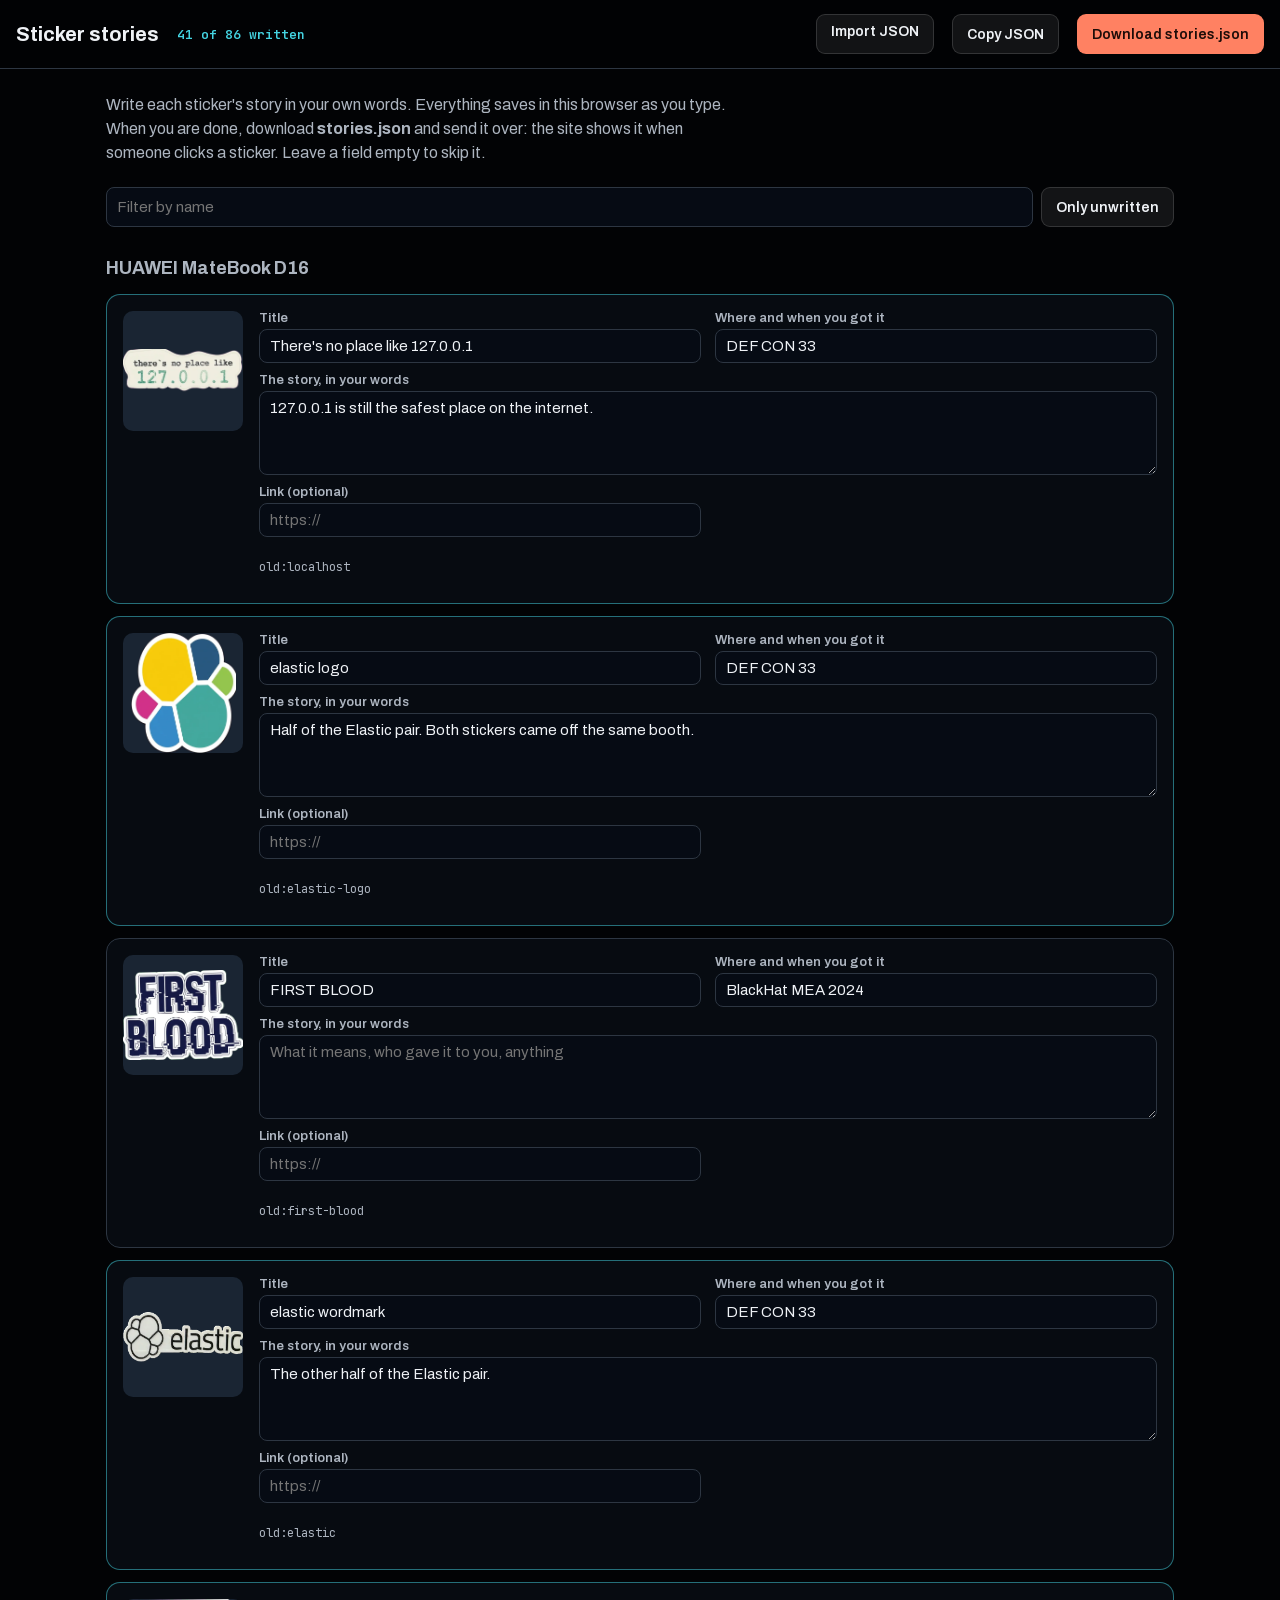
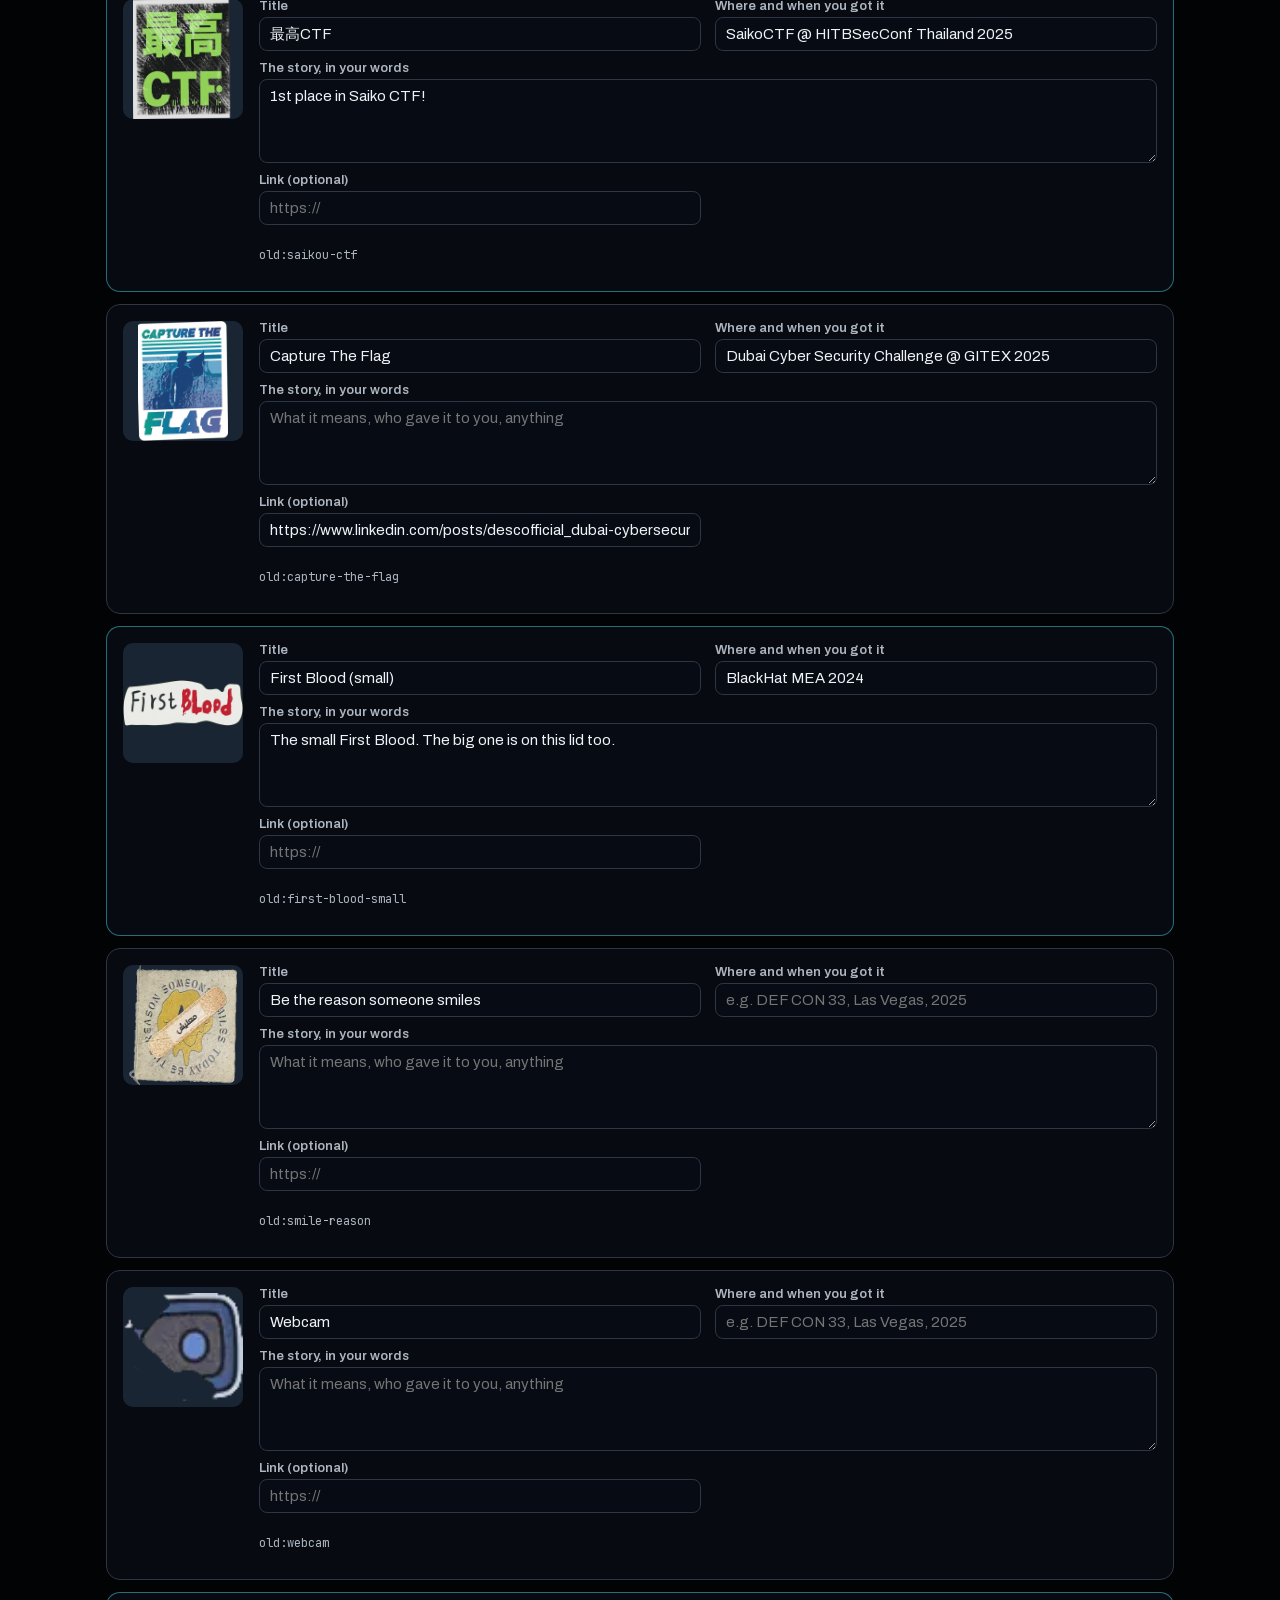
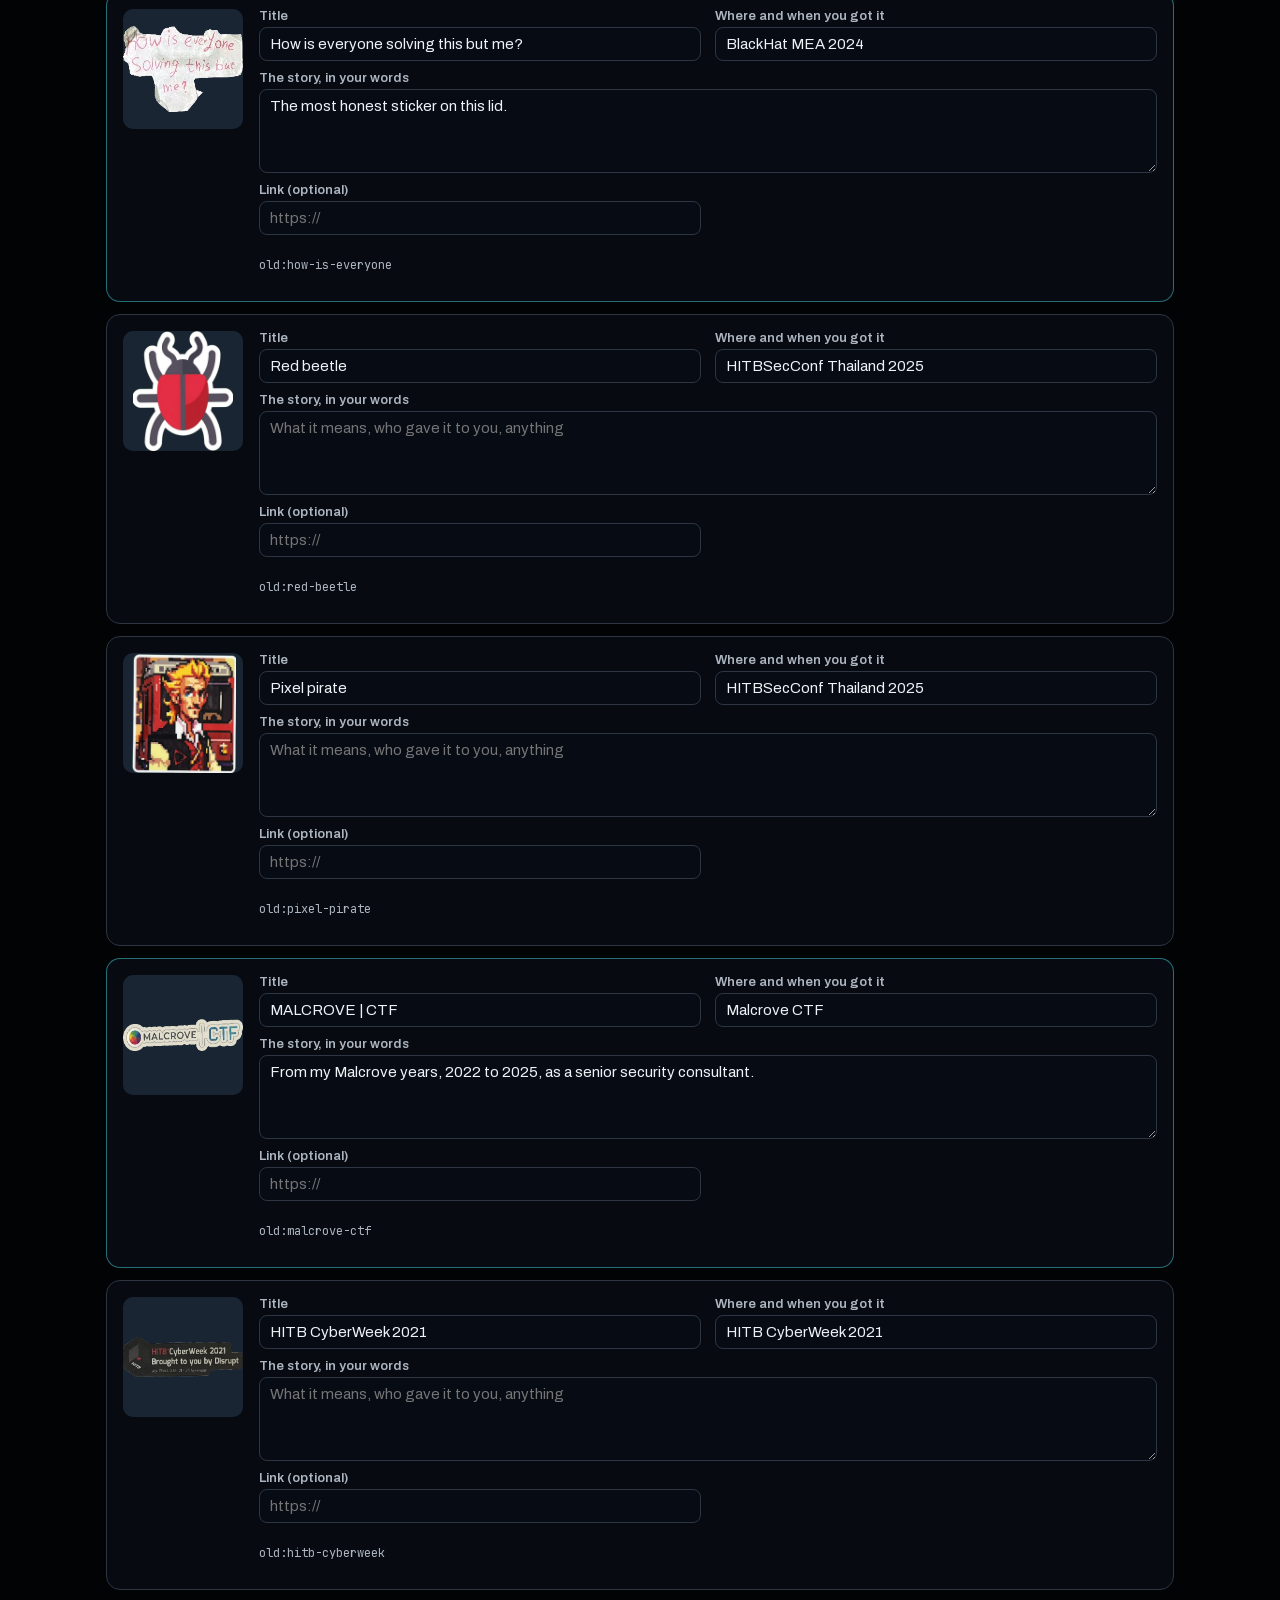
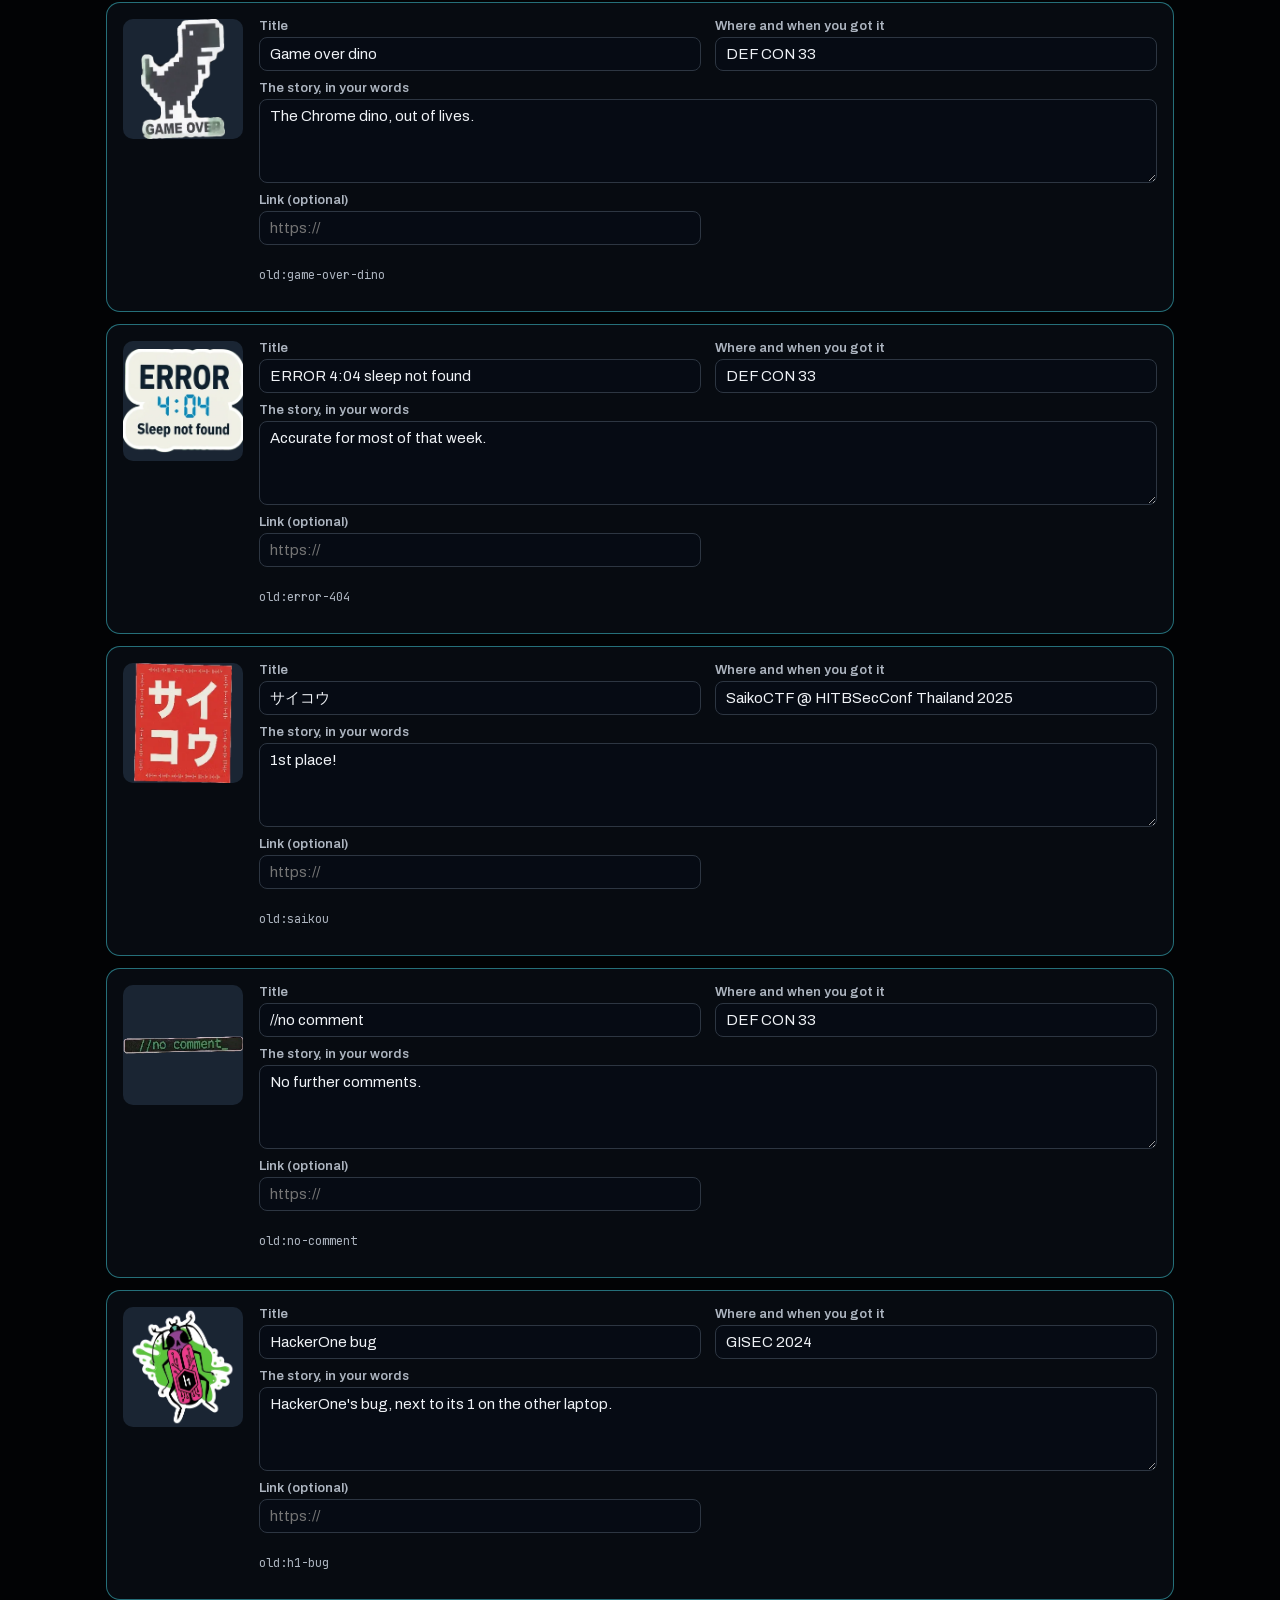
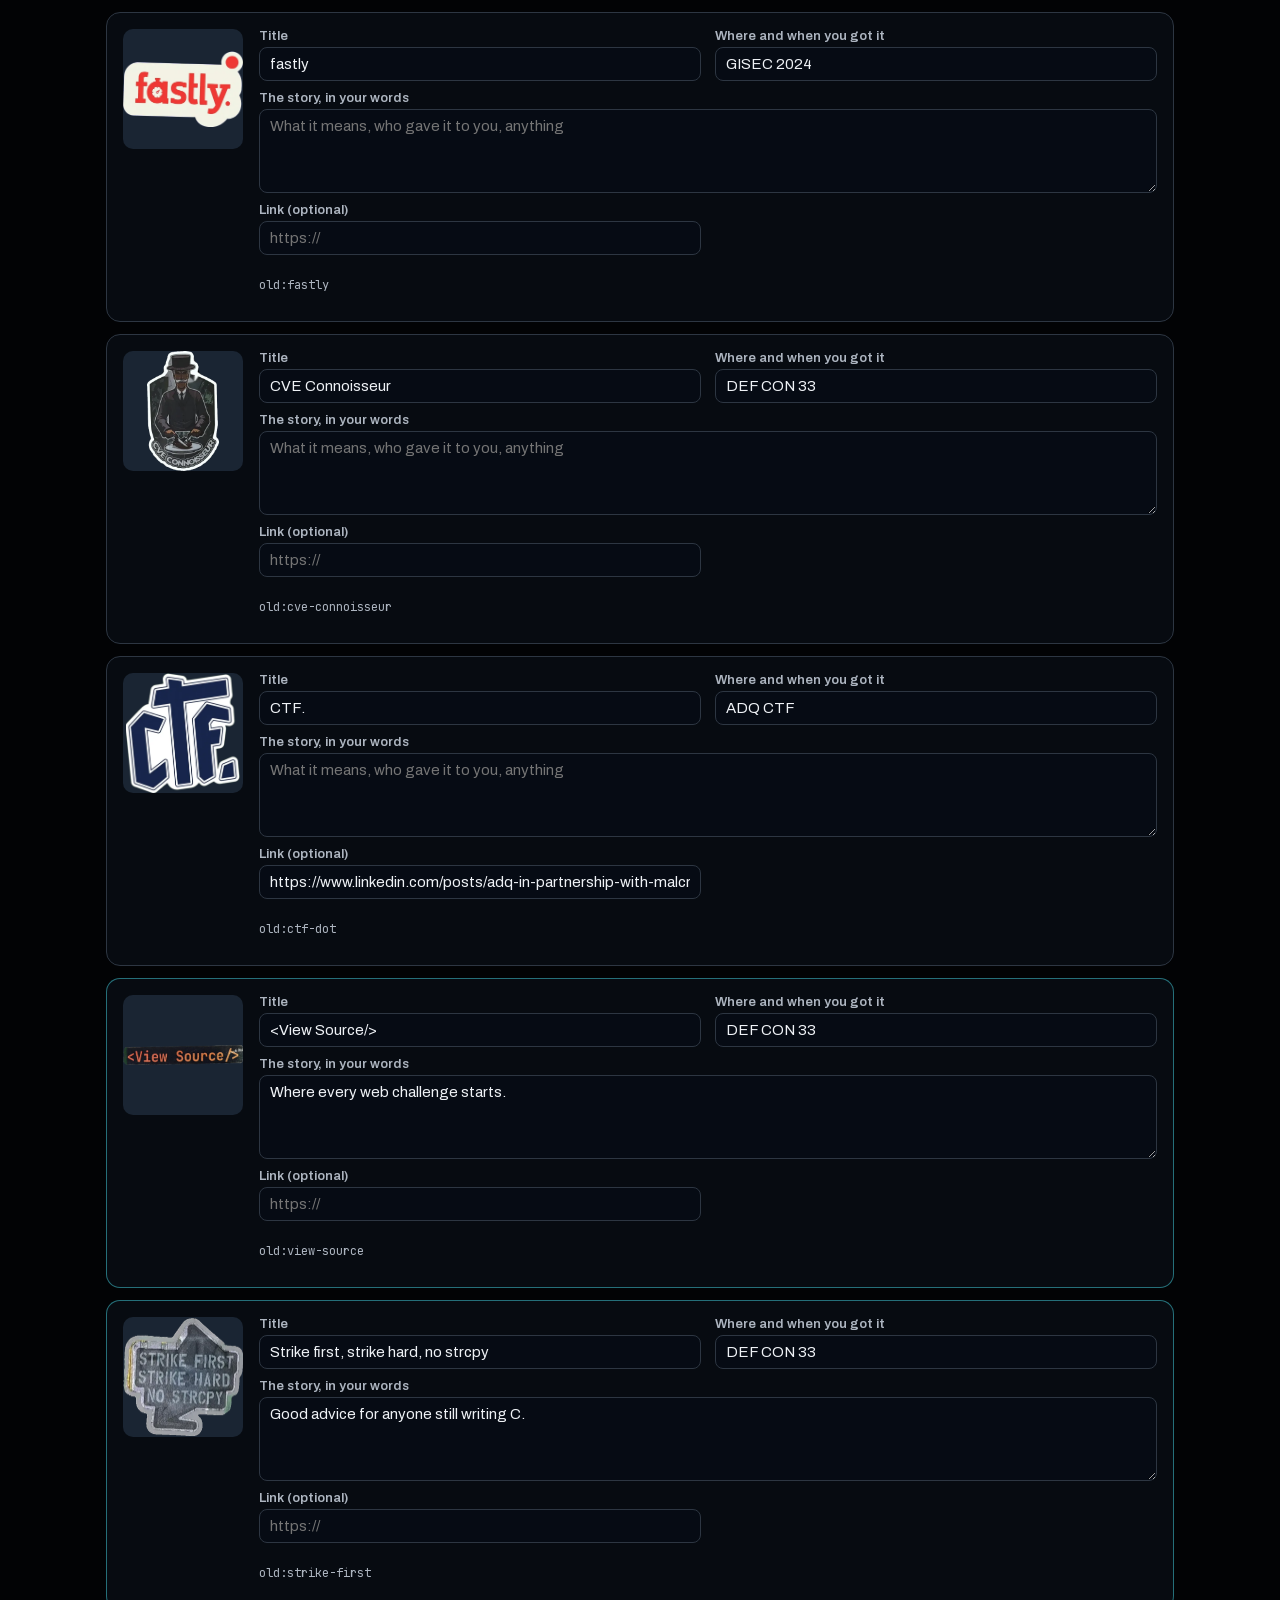
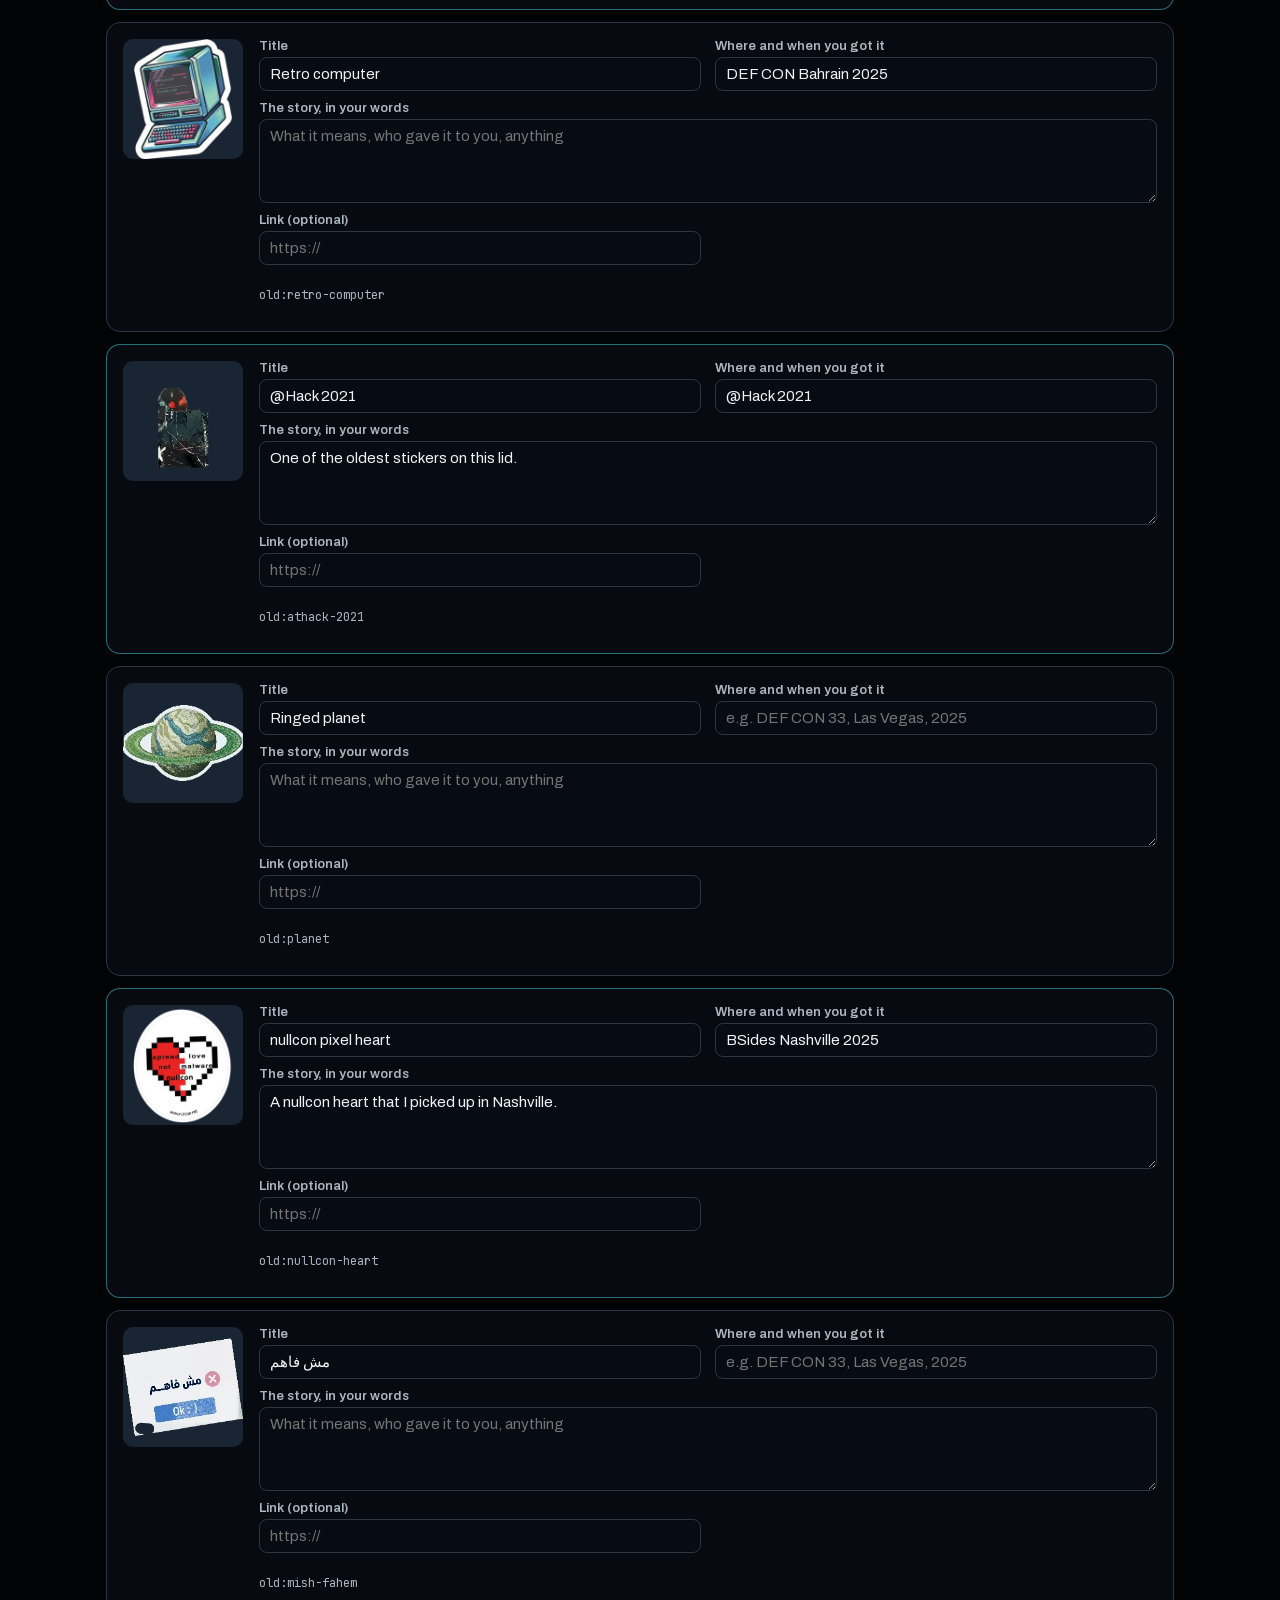
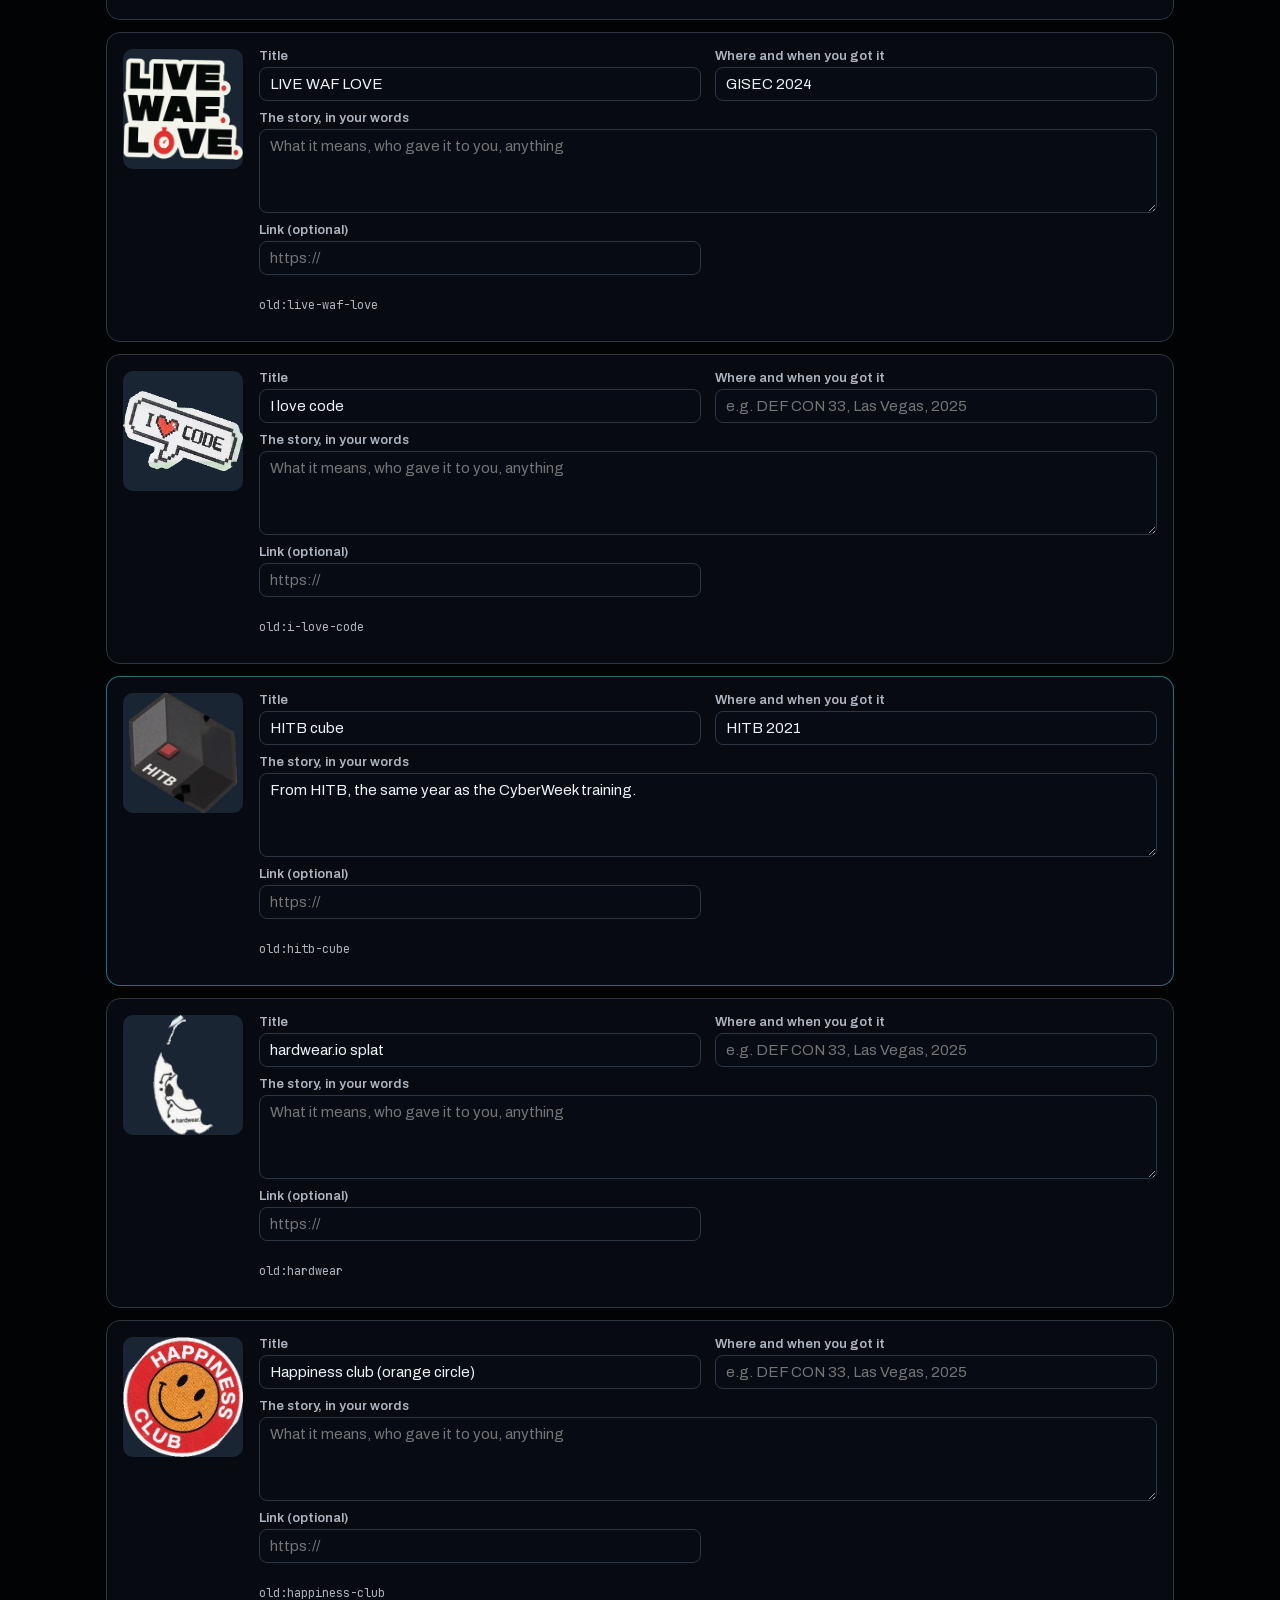
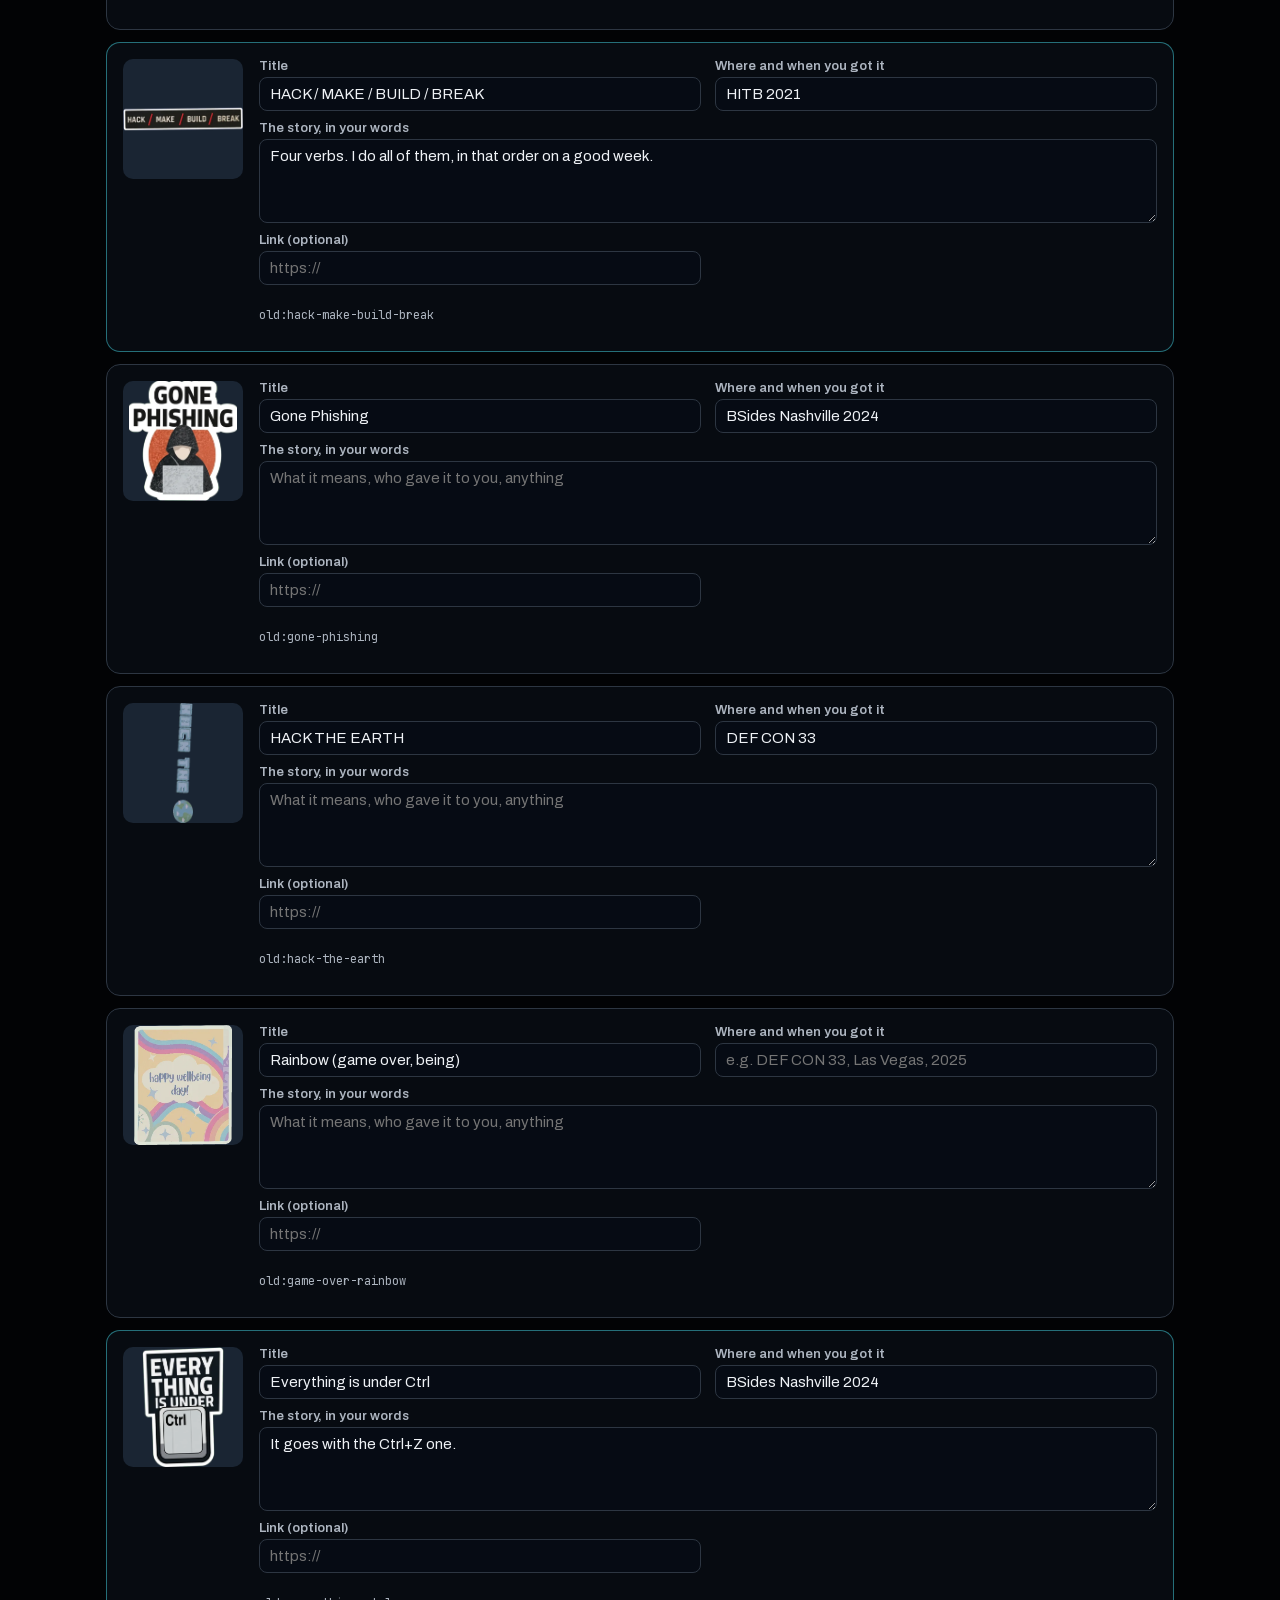
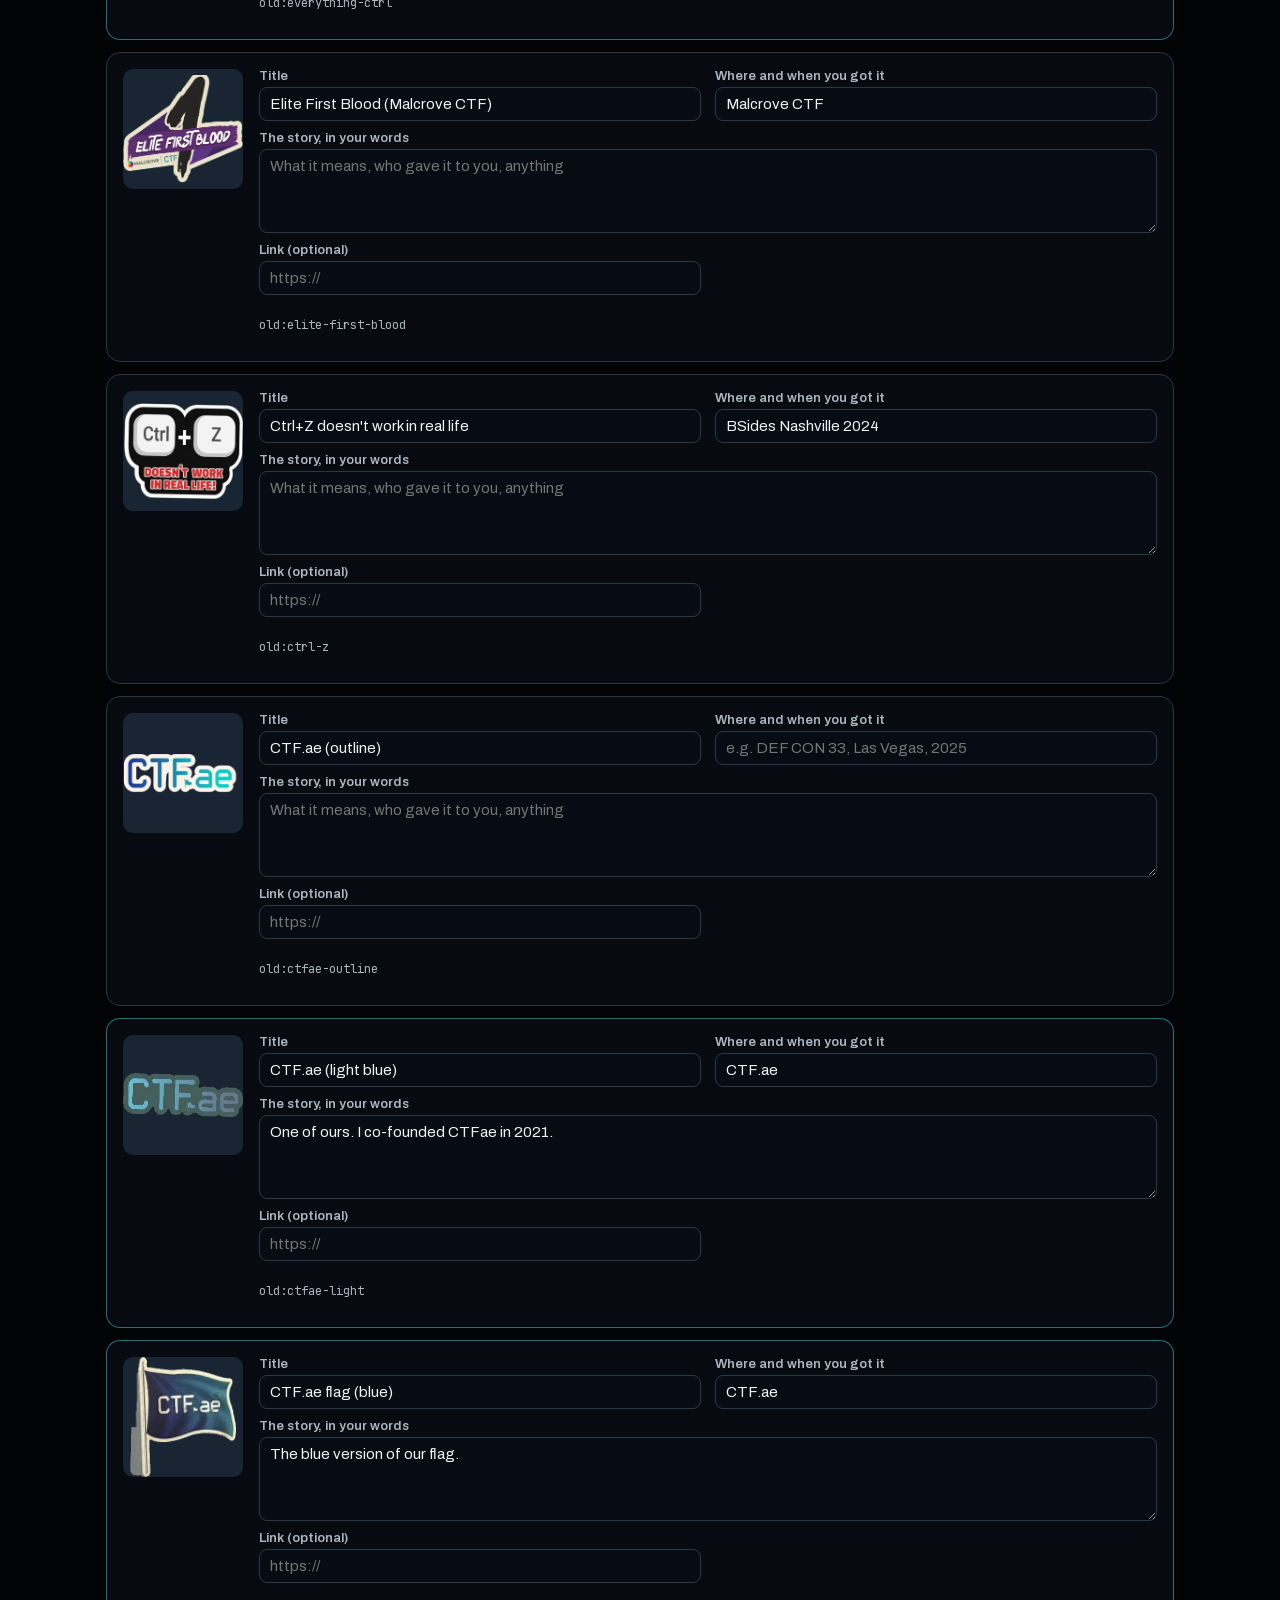
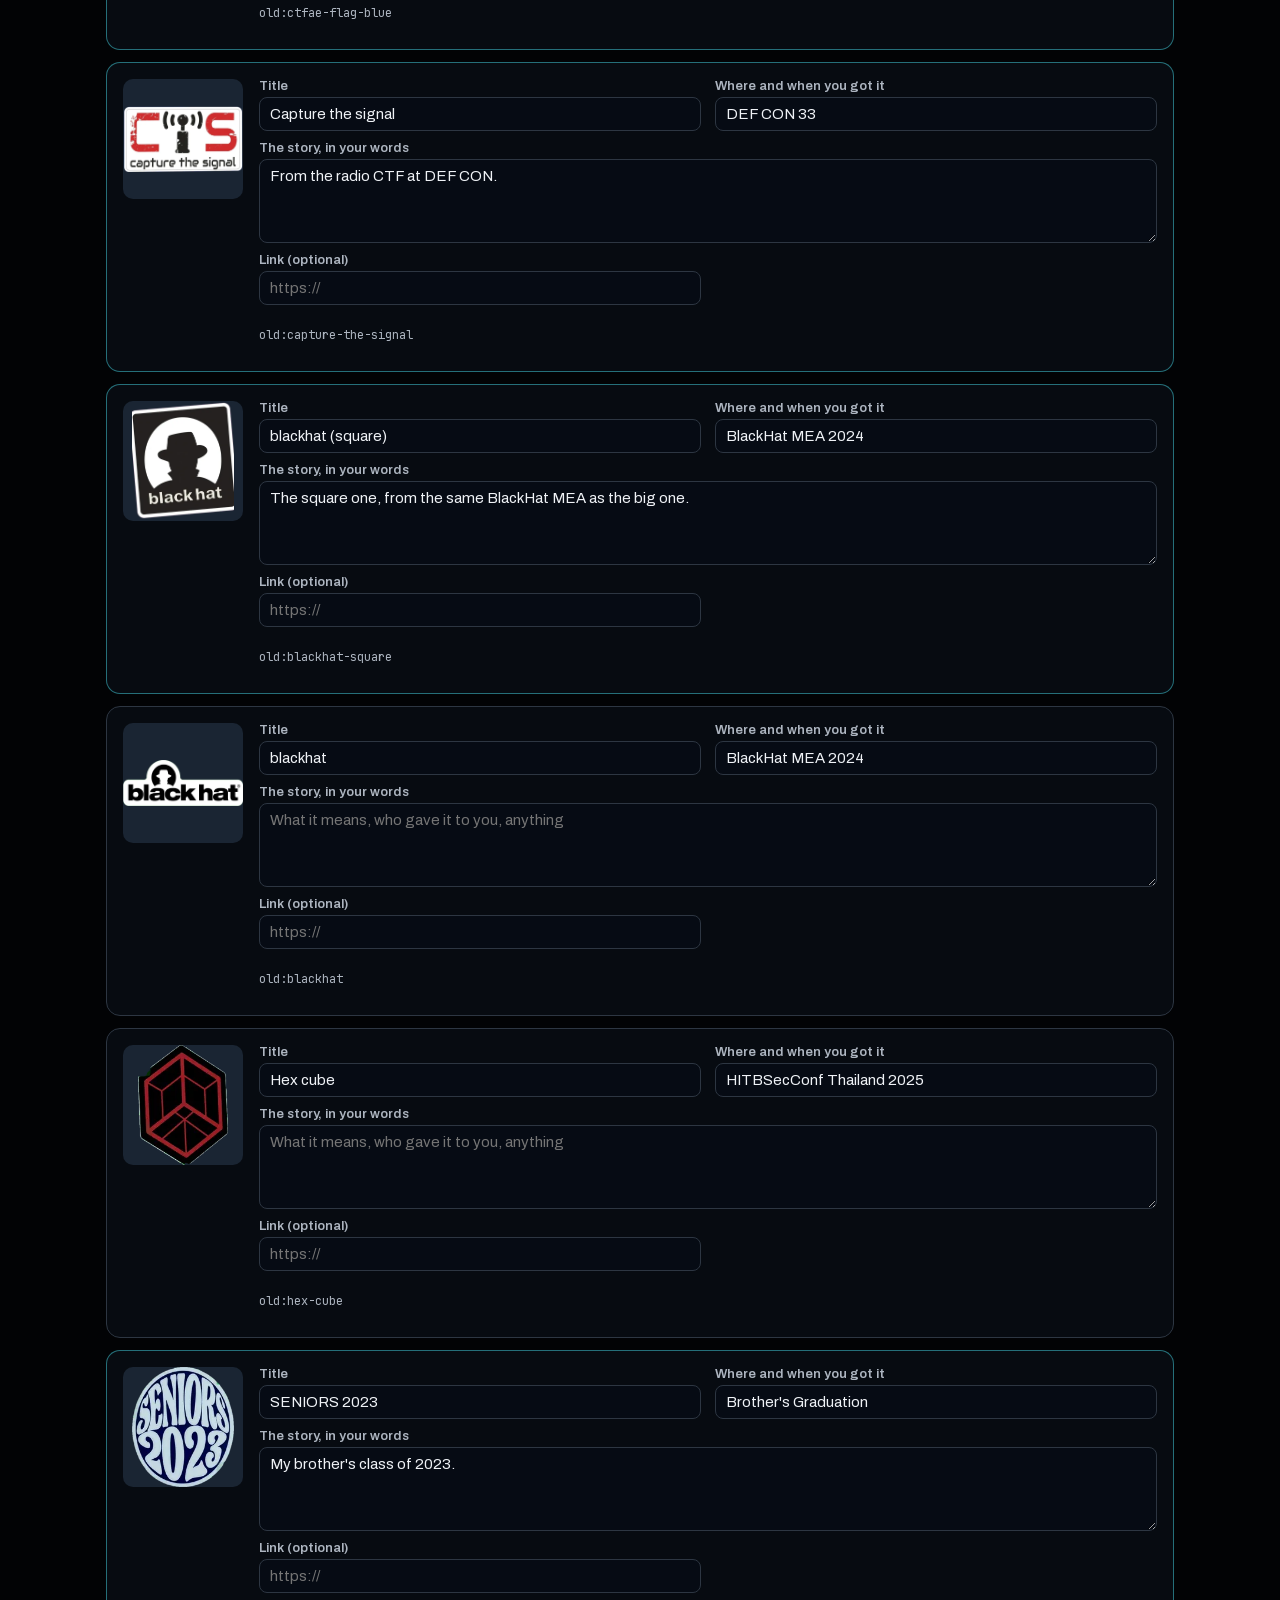
<file: stories.html>
<!doctype html>
<html lang="en">
<head>
<meta charset="utf-8">
<meta name="viewport" content="width=device-width, initial-scale=1">
<meta name="robots" content="noindex">
<meta name="color-scheme" content="dark">
<title>Sticker stories</title>
<link rel="preload" as="font" type="font/woff2" href="fonts/archivo-latin-ad60be.woff2" crossorigin>
<link rel="stylesheet" href="fonts.css">
<style>
:root { --bg: oklch(10% 0.008 257); --panel: oklch(15% 0.015 256); --ink: oklch(96% 0.006 255); --muted: oklch(77% 0.018 255); --line: oklch(33% 0.025 255); --eng: oklch(80% 0.12 205); --acc: oklch(74% 0.16 35); color-scheme: dark; }
* { box-sizing: border-box; }
body { margin: 0; background: var(--bg); color: var(--ink); font: 400 16px/1.5 Archivo, system-ui, sans-serif; }
header { position: sticky; top: 0; z-index: 2; background: oklch(10% 0.008 257 / 0.95); backdrop-filter: blur(10px); border-bottom: 1px solid var(--line); padding: 14px 16px; display: flex; flex-wrap: wrap; gap: 10px 18px; align-items: center; }
h1 { font-size: 20px; margin: 0; }
.count { font: 600 13px 'JetBrains Mono', monospace; color: var(--eng); }
header .sp { flex: 1; }
button, .file { font: 600 14px Archivo; color: var(--ink); background: oklch(100% 0 0 / 0.07); border: 1px solid oklch(100% 0 0 / 0.14); border-radius: 9px; padding: 9px 14px; min-height: 40px; cursor: pointer; }
button.primary { background: var(--acc); color: oklch(18% 0.03 35); border-color: transparent; }
.file input { position: absolute; width: 1px; height: 1px; opacity: 0; }
main { max-width: 1100px; margin: 0 auto; padding: 18px 16px 80px; }
.intro { color: var(--muted); max-width: 70ch; margin: 6px 0 22px; }
.filter { display: flex; gap: 8px; flex-wrap: wrap; margin-bottom: 18px; }
.filter input[type=search] { flex: 1; min-width: 200px; }
h2 { font-size: 18px; margin: 28px 0 12px; color: var(--muted); }
article { display: grid; grid-template-columns: 120px minmax(0, 1fr); gap: 16px; padding: 16px; background: var(--panel); border: 1px solid var(--line); border-radius: 14px; margin-bottom: 12px; }
article.done { border-color: oklch(80% 0.12 205 / 0.5); }
article img { width: 120px; height: 120px; object-fit: contain; background: oklch(26% 0.03 256); border-radius: 10px; }
.fields { display: grid; grid-template-columns: 1fr 1fr; gap: 10px 14px; }
.fields .wide { grid-column: 1 / -1; }
label { display: grid; gap: 4px; font: 600 13px Archivo; color: var(--muted); }
input, textarea { font: 400 15px Archivo; color: var(--ink); background: oklch(15% 0.02 258); border: 1px solid var(--line); border-radius: 8px; padding: 8px 10px; width: 100%; }
textarea { min-height: 84px; resize: vertical; }
input:focus-visible, textarea:focus-visible, button:focus-visible { outline: 2px solid var(--eng); outline-offset: 2px; }
.id { font: 400 12px 'JetBrains Mono', monospace; color: var(--muted); }
@media (max-width: 640px) { article { grid-template-columns: 1fr; } article img { width: 96px; height: 96px; } .fields { grid-template-columns: 1fr; } }
</style>
</head>
<body>
<header>
  <h1>Sticker stories</h1><span class="count" aria-live="polite"></span><span class="sp"></span>
  <label class="file">Import JSON<input type="file" accept="application/json,.json"></label>
  <button type="button" class="copy">Copy JSON</button>
  <button type="button" class="primary dl">Download stories.json</button>
</header>
<main>
  <p class="intro">Write each sticker's story in your own words. Everything saves in this browser as you type. When you are done, download <b>stories.json</b> and send it over: the site shows it when someone clicks a sticker. Leave a field empty to skip it.</p>
  <div class="filter"><input type="search" placeholder="Filter by name" aria-label="Filter stickers by name"><button type="button" class="todo" aria-pressed="false">Only unwritten</button></div>
  <div class="list"></div>
</main>
<script type="module">
const KEY = 'sticker-stories-v1', LAPTOP = { old: 'HUAWEI MateBook D16', new: 'MacBook Pro 16' };
const all = await (await fetch('stickers.json')).json();
let data = {}; try { data = JSON.parse(localStorage.getItem(KEY) || '{}'); } catch {}
if (!Object.keys(data).length) data = await fetch('stories.json').then((r) => r.json()).catch(() => ({}));
const list = document.querySelector('.list'), count = document.querySelector('.count'), total = all.old.stickers.length + all.new.stickers.length;
const esc = (s) => String(s ?? '').replace(/[&<>"]/g, (c) => ({ '&': '&amp;', '<': '&lt;', '>': '&gt;', '"': '&quot;' }[c]));
const F = [['title', 'Title', 'input', ''], ['where', 'Where and when you got it', 'input', 'e.g. DEF CON 33, Las Vegas, 2025'], ['story', 'The story, in your words', 'textarea', 'What it means, who gave it to you, anything'], ['link', 'Link (optional)', 'input', 'https://']];
list.innerHTML = ['old', 'new'].map((k) => `<h2>${LAPTOP[k]}</h2>` + [...all[k].stickers].sort((a, b) => b.z - a.z).map((e) => {
  const id = `${k}:${e.id}`, d = data[id] || {};
  return `<article data-id="${id}" data-name="${esc(e.name.toLowerCase())}"><img src="${e.file.replace('stickers/', 'stickers/m/')}" alt="${esc(e.name)}" loading="lazy" width="120" height="120">
    <div class="fields">${F.map(([f, l, t, ph]) => `<label class="${f === 'story' ? 'wide' : ''}">${l}${t === 'textarea' ? `<textarea name="${f}" placeholder="${esc(ph)}">${esc(d[f])}</textarea>` : `<input name="${f}" ${f === 'link' ? 'type="url"' : ''} value="${esc(d[f] ?? (f === 'title' ? e.name : ''))}" placeholder="${esc(ph)}">`}</label>`).join('')}
    <p class="id wide">${id}</p></div></article>`;
}).join('')).join('');
const clean = () => { const o = {}; for (const [id, d] of Object.entries(data)) { const v = Object.fromEntries(Object.entries(d).filter(([, x]) => String(x).trim())); if (v.story || v.where || v.link || (v.title && v.title !== v._name)) { delete v._name; o[id] = v; } } return o; };
function refresh() {
  let n = 0; for (const a of list.querySelectorAll('article')) { const ok = !!(data[a.dataset.id]?.story || '').trim(); a.classList.toggle('done', ok); n += ok; }
  count.textContent = `${n} of ${total} written`;
}
list.addEventListener('input', (ev) => {
  const a = ev.target.closest('article'), id = a.dataset.id; data[id] = data[id] || {};
  data[id][ev.target.name] = ev.target.value; data[id]._name = a.querySelector('img').alt;
  try { localStorage.setItem(KEY, JSON.stringify(data)); } catch {}
  refresh();
});
const json = () => JSON.stringify(clean(), null, 1);
document.querySelector('.dl').addEventListener('click', () => { const a = document.createElement('a'); a.href = URL.createObjectURL(new Blob([json()], { type: 'application/json' })); a.download = 'stories.json'; a.click(); });
document.querySelector('.copy').addEventListener('click', async (ev) => { await navigator.clipboard.writeText(json()); ev.target.textContent = 'Copied'; setTimeout(() => (ev.target.textContent = 'Copy JSON'), 1500); });
document.querySelector('.file input').addEventListener('change', async (ev) => {
  const f = ev.target.files[0]; if (!f) return;
  try { data = { ...data, ...JSON.parse(await f.text()) }; localStorage.setItem(KEY, JSON.stringify(data)); location.reload(); } catch { alert('That file is not valid JSON.'); }
});
const q = document.querySelector('[type=search]'), todo = document.querySelector('.todo');
const filt = () => { for (const a of list.querySelectorAll('article')) a.hidden = (q.value && !a.dataset.name.includes(q.value.toLowerCase())) || (todo.getAttribute('aria-pressed') === 'true' && a.classList.contains('done')); };
q.addEventListener('input', filt); todo.addEventListener('click', () => { todo.setAttribute('aria-pressed', todo.getAttribute('aria-pressed') === 'true' ? 'false' : 'true'); filt(); });
refresh();
</script>
</body>
</html>
</file>
<file: fonts.css>
/* self-hosted Google Fonts (OFL): no third-party request before first paint */
/* Archivo latin-ext */
@font-face {
  font-family: 'Archivo';
  font-style: normal;
  font-weight: 400 800;
  font-stretch: 62% 125%;
  font-display: swap;
  src: url(fonts/archivo-latin-ext-8ec073.woff2) format('woff2');
  unicode-range: U+0100-02BA, U+02BD-02C5, U+02C7-02CC, U+02CE-02D7, U+02DD-02FF, U+0304, U+0308, U+0329, U+1D00-1DBF, U+1E00-1E9F, U+1EF2-1EFF, U+2020, U+20A0-20AB, U+20AD-20C4, U+2113, U+2C60-2C7F, U+A720-A7FF;
}
/* Archivo latin */
@font-face {
  font-family: 'Archivo';
  font-style: normal;
  font-weight: 400 800;
  font-stretch: 62% 125%;
  font-display: swap;
  src: url(fonts/archivo-latin-ad60be.woff2) format('woff2');
  unicode-range: U+0000-00FF, U+0131, U+0152-0153, U+02BB-02BC, U+02C6, U+02DA, U+02DC, U+0304, U+0308, U+0329, U+2000-206F, U+20AC, U+2122, U+2191, U+2193, U+2212, U+2215, U+FEFF, U+FFFD;
}
/* JetBrains Mono latin-ext */
@font-face {
  font-family: 'JetBrains Mono';
  font-style: normal;
  font-weight: 400;
  font-display: swap;
  src: url(fonts/jetbrains-mono-latin-ext-9326b4.woff2) format('woff2');
  unicode-range: U+0100-02BA, U+02BD-02C5, U+02C7-02CC, U+02CE-02D7, U+02DD-02FF, U+0304, U+0308, U+0329, U+1D00-1DBF, U+1E00-1E9F, U+1EF2-1EFF, U+2020, U+20A0-20AB, U+20AD-20C4, U+2113, U+2C60-2C7F, U+A720-A7FF;
}
/* JetBrains Mono latin */
@font-face {
  font-family: 'JetBrains Mono';
  font-style: normal;
  font-weight: 400;
  font-display: swap;
  src: url(fonts/jetbrains-mono-latin-b87346.woff2) format('woff2');
  unicode-range: U+0000-00FF, U+0131, U+0152-0153, U+02BB-02BC, U+02C6, U+02DA, U+02DC, U+0304, U+0308, U+0329, U+2000-206F, U+20AC, U+2122, U+2191, U+2193, U+2212, U+2215, U+FEFF, U+FFFD;
}
/* JetBrains Mono latin-ext */
@font-face {
  font-family: 'JetBrains Mono';
  font-style: normal;
  font-weight: 600;
  font-display: swap;
  src: url(fonts/jetbrains-mono-latin-ext-9326b4.woff2) format('woff2');
  unicode-range: U+0100-02BA, U+02BD-02C5, U+02C7-02CC, U+02CE-02D7, U+02DD-02FF, U+0304, U+0308, U+0329, U+1D00-1DBF, U+1E00-1E9F, U+1EF2-1EFF, U+2020, U+20A0-20AB, U+20AD-20C4, U+2113, U+2C60-2C7F, U+A720-A7FF;
}
/* JetBrains Mono latin */
@font-face {
  font-family: 'JetBrains Mono';
  font-style: normal;
  font-weight: 600;
  font-display: swap;
  src: url(fonts/jetbrains-mono-latin-b87346.woff2) format('woff2');
  unicode-range: U+0000-00FF, U+0131, U+0152-0153, U+02BB-02BC, U+02C6, U+02DA, U+02DC, U+0304, U+0308, U+0329, U+2000-206F, U+20AC, U+2122, U+2191, U+2193, U+2212, U+2215, U+FEFF, U+FFFD;
}
/* DM Sans latin-ext */
@font-face {
  font-family: 'DM Sans';
  font-style: normal;
  font-weight: 400 800;
  font-display: swap;
  src: url(fonts/dm-sans-latin-ext-7477c8.woff2) format('woff2');
  unicode-range: U+0100-02BA, U+02BD-02C5, U+02C7-02CC, U+02CE-02D7, U+02DD-02FF, U+0304, U+0308, U+0329, U+1D00-1DBF, U+1E00-1E9F, U+1EF2-1EFF, U+2020, U+20A0-20AB, U+20AD-20C4, U+2113, U+2C60-2C7F, U+A720-A7FF;
}
/* DM Sans latin */
@font-face {
  font-family: 'DM Sans';
  font-style: normal;
  font-weight: 400 800;
  font-display: swap;
  src: url(fonts/dm-sans-latin-f71cbe.woff2) format('woff2');
  unicode-range: U+0000-00FF, U+0131, U+0152-0153, U+02BB-02BC, U+02C6, U+02DA, U+02DC, U+0304, U+0308, U+0329, U+2000-206F, U+20AC, U+2122, U+2191, U+2193, U+2212, U+2215, U+FEFF, U+FFFD;
}
/* Inter latin-ext */
@font-face {
  font-family: 'Inter';
  font-style: normal;
  font-weight: 500 800;
  font-display: swap;
  src: url(fonts/inter-latin-ext-367ba6.woff2) format('woff2');
  unicode-range: U+0100-02BA, U+02BD-02C5, U+02C7-02CC, U+02CE-02D7, U+02DD-02FF, U+0304, U+0308, U+0329, U+1D00-1DBF, U+1E00-1E9F, U+1EF2-1EFF, U+2020, U+20A0-20AB, U+20AD-20C4, U+2113, U+2C60-2C7F, U+A720-A7FF;
}
/* Inter latin */
@font-face {
  font-family: 'Inter';
  font-style: normal;
  font-weight: 500 800;
  font-display: swap;
  src: url(fonts/inter-latin-bec94a.woff2) format('woff2');
  unicode-range: U+0000-00FF, U+0131, U+0152-0153, U+02BB-02BC, U+02C6, U+02DA, U+02DC, U+0304, U+0308, U+0329, U+2000-206F, U+20AC, U+2122, U+2191, U+2193, U+2212, U+2215, U+FEFF, U+FFFD;
}
/* Outfit latin-ext */
@font-face {
  font-family: 'Outfit';
  font-style: normal;
  font-weight: 700 900;
  font-display: swap;
  src: url(fonts/outfit-latin-ext-744997.woff2) format('woff2');
  unicode-range: U+0100-02BA, U+02BD-02C5, U+02C7-02CC, U+02CE-02D7, U+02DD-02FF, U+0304, U+0308, U+0329, U+1D00-1DBF, U+1E00-1E9F, U+1EF2-1EFF, U+2020, U+20A0-20AB, U+20AD-20C4, U+2113, U+2C60-2C7F, U+A720-A7FF;
}
/* Outfit latin */
@font-face {
  font-family: 'Outfit';
  font-style: normal;
  font-weight: 700 900;
  font-display: swap;
  src: url(fonts/outfit-latin-ebadd8.woff2) format('woff2');
  unicode-range: U+0000-00FF, U+0131, U+0152-0153, U+02BB-02BC, U+02C6, U+02DA, U+02DC, U+0304, U+0308, U+0329, U+2000-206F, U+20AC, U+2122, U+2191, U+2193, U+2212, U+2215, U+FEFF, U+FFFD;
}
</file>
